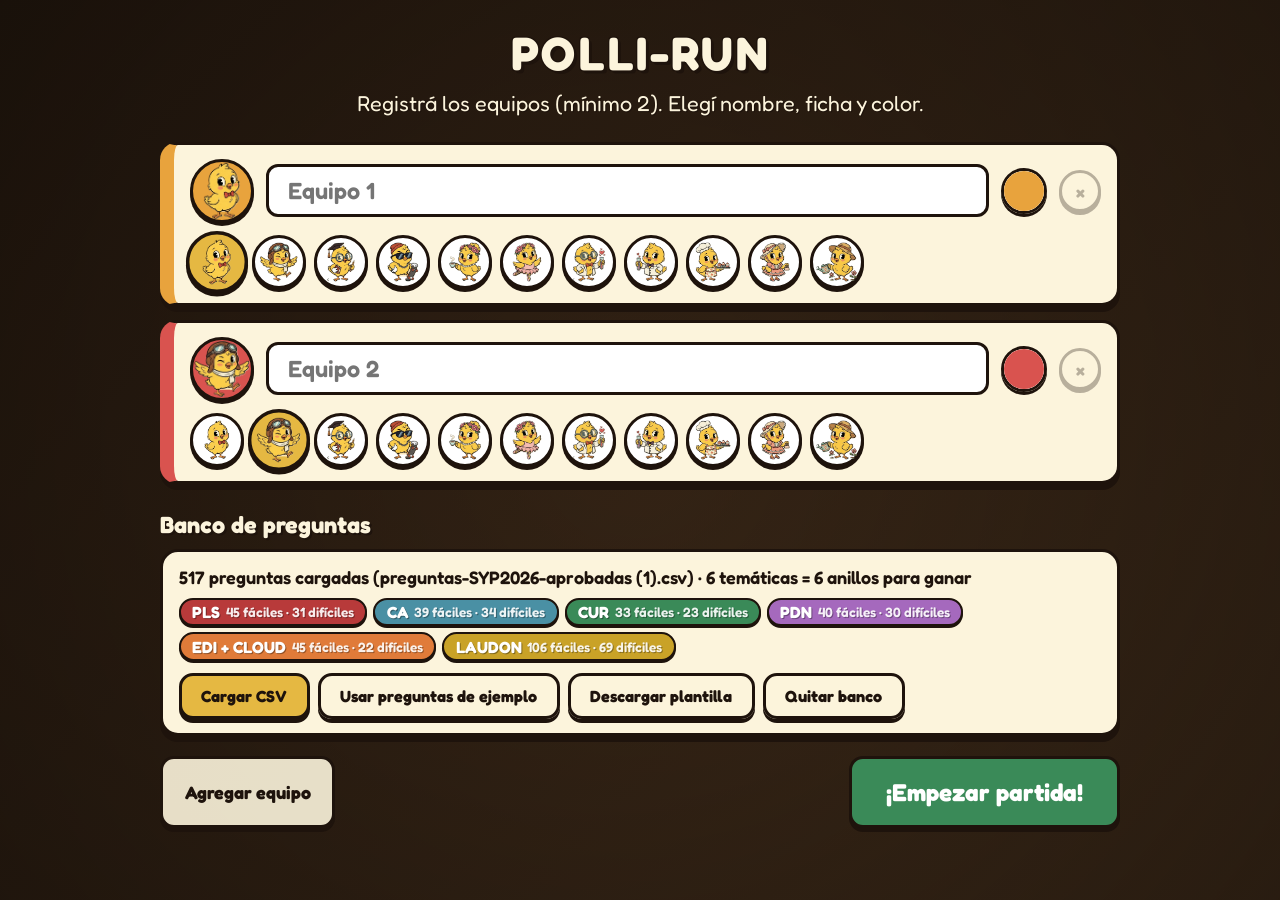
<file: index.html>
<!doctype html>
<html lang="es">
<head>
  <meta charset="utf-8">
  <meta name="viewport" content="width=device-width, initial-scale=1">
  <title>Polli-Run</title>
  <link rel="preconnect" href="https://fonts.googleapis.com">
  <link rel="preconnect" href="https://fonts.gstatic.com" crossorigin>
  <link href="https://fonts.googleapis.com/css2?family=Fredoka:wght@400;600;700&display=swap" rel="stylesheet">
  <link rel="stylesheet" href="css/styles.css?v=3">
</head>
<body>

  <!-- Aviso que se ve solo si el JavaScript no arranca (JS lo oculta al iniciar) -->
  <div id="boot-msg" class="boot-msg">
    <div class="modal-card">
      <h2>Polli-Run</h2>
      <p class="modal-text">Si ves este mensaje, el juego no pudo arrancar.</p>
      <p>Abrí <strong>index.html</strong> con <strong>Chrome o Edge</strong> (doble clic en el archivo),
        desde la carpeta completa del juego: tienen que estar al lado las carpetas
        <code>css</code>, <code>js</code> y <code>assets</code>.</p>
      <p><small>Las vistas previas de archivos (por ejemplo dentro de otras apps) no ejecutan el juego.</small></p>
    </div>
  </div>

  <!-- input de archivo compartido (setup y juego) para cargar el CSV -->
  <input type="file" id="bank-file" accept=".csv,.txt,text/csv" hidden>

  <!-- ============ PANTALLA 1: CONFIGURACIÓN ============ -->
  <section id="screen-setup" class="screen screen-setup" hidden>
    <div class="setup-card">
      <h1 class="logo">Polli-Run</h1>
      <p class="subtitle">Registrá los equipos (mínimo 2). Elegí nombre, ficha y color.</p>

      <div id="team-list" class="team-list"></div>

      <h2 class="section-title">Banco de preguntas</h2>
      <div class="bank-box">
        <p id="bank-status" class="bank-status"></p>
        <div id="bank-themes" class="theme-chips"></div>
        <p id="bank-error" class="bank-error" hidden></p>
        <div class="bank-actions">
          <button id="btn-bank-load" class="btn btn-gold" type="button">Cargar CSV</button>
          <button id="btn-bank-sample" class="btn btn-ghost" type="button">Usar preguntas de ejemplo</button>
          <button id="btn-bank-template" class="btn btn-ghost" type="button">Descargar plantilla</button>
          <button id="btn-bank-clear" class="btn btn-ghost" type="button">Quitar banco</button>
        </div>
      </div>

      <div class="setup-actions">
        <button id="btn-add-team" class="btn btn-ghost" type="button">Agregar equipo</button>
        <button id="btn-start" class="btn btn-primary btn-big" type="button">¡Empezar partida!</button>
      </div>
    </div>
  </section>

  <!-- ============ PANTALLA 2: TABLERO ============ -->
  <section id="screen-game" class="screen screen-game" hidden>
    <header class="topbar">
      <h1 class="logo small">Polli-Run</h1>
      <div class="topbar-actions">
        <button id="btn-game-bank" class="btn btn-ghost" type="button" title="Cargar otro CSV de preguntas">Preguntas</button>
        <button id="btn-undo" class="btn btn-ghost" type="button" title="Deshacer última acción">Deshacer</button>
        <button id="btn-finish" class="btn btn-ghost" type="button" title="Ver el podio con la situación actual">Finalizar juego</button>
        <button id="btn-new" class="btn btn-ghost" type="button">Nueva partida</button>
      </div>
    </header>

    <main class="game-layout">
      <div class="board-wrap">
        <div id="board" class="board">
          <!-- Las casillas se generan por JS. Las fichas viven en esta capa encima -->
          <div id="tokens" class="tokens-layer"></div>
        </div>
      </div>

      <aside class="panel">
        <div id="turn-card" class="turn-card"></div>

        <div id="ring-legend" class="panel-box ring-legend"></div>

        <div class="panel-box">
          <p class="panel-label">Valor del dado físico</p>
          <div id="dice-buttons" class="dice-buttons"></div>
          <button id="btn-move" class="btn btn-primary btn-big btn-block" type="button" disabled>¡Mover!</button>
          <div class="row-actions">
            <button id="btn-ring" class="btn btn-gold" type="button">+1 Anillo</button>
            <button id="btn-skip" class="btn btn-ghost" type="button">Pasar turno</button>
          </div>
          <button id="btn-ask" class="btn btn-ghost btn-block" type="button" style="margin-top:8px" title="Vuelve a sacar una pregunta de la casilla donde está el equipo">Pregunta de esta casilla</button>
          <p class="hint">Atajos: teclas <kbd>1</kbd>–<kbd>6</kbd> y <kbd>Enter</kbd></p>
        </div>

        <div class="panel-box">
          <p class="panel-label">Equipos</p>
          <ol id="score-list" class="score-list"></ol>
        </div>
      </aside>
    </main>
  </section>

  <!-- ============ MODAL: CONTINUAR PARTIDA ============ -->
  <div id="modal-resume" class="modal" hidden>
    <div class="modal-card">
      <h2>Hay una partida guardada</h2>
      <ul id="resume-summary" class="resume-summary"></ul>
      <div class="modal-actions">
        <button id="btn-resume" class="btn btn-primary btn-big" type="button">Continuar partida</button>
        <button id="btn-resume-new" class="btn btn-ghost" type="button">Nueva partida</button>
      </div>
    </div>
  </div>

  <!-- ============ MODAL: PREGUNTA ============ -->
  <div id="modal-question" class="modal" hidden>
    <div id="question-card" class="modal-card question-card">
      <p id="q-meta" class="q-meta"></p>
      <h2 id="q-text" class="q-text"></h2>
      <div id="q-image" class="q-image" hidden></div>
      <ol id="q-options" class="q-options" hidden></ol>
      <div class="q-jokers">
        <button id="btn-joker-remove" class="btn btn-ghost" type="button">Eliminar opciones</button>
        <button id="btn-joker-swap" class="btn btn-ghost" type="button">Cambiar pregunta</button>
      </div>
      <div id="q-judge" class="modal-actions">
        <button id="btn-q-ok" class="btn btn-primary btn-big" type="button">Correcto</button>
        <button id="btn-q-fail" class="btn btn-danger btn-big" type="button">Incorrecto</button>
      </div>
    </div>
  </div>

  <!-- ============ MODAL: PODIO ============ -->
  <div id="modal-podium" class="modal" hidden>
    <div id="podium-confetti" class="confetti"></div>
    <div class="modal-card podium-card">
      <h2 id="podium-title" class="victory-title"></h2>
      <div id="podium" class="podium"></div>
      <ol id="podium-rest" class="podium-rest" hidden></ol>
      <div class="modal-actions">
        <button id="btn-podium-continue" class="btn btn-primary btn-big" type="button">Seguir jugando</button>
        <button id="btn-podium-new" class="btn btn-ghost" type="button">Nueva partida</button>
      </div>
    </div>
  </div>

  <!-- ============ MODAL: ELEGIR (temática, dificultad, anillo a robar) ============ -->
  <div id="modal-pick" class="modal" hidden>
    <div id="pick-card" class="modal-card pick-card">
      <h2 id="pick-title"></h2>
      <p id="pick-sub" class="modal-text"></p>
      <div id="pick-options" class="pick-options"></div>
      <div class="modal-actions">
        <button id="btn-pick-cancel" class="btn btn-ghost" type="button">Cancelar</button>
      </div>
    </div>
  </div>

  <!-- ============ MODAL: VICTORIA ============ -->
  <div id="modal-victory" class="modal modal-victory" hidden>
    <div id="confetti" class="confetti"></div>
    <div class="modal-card victory-card">
      <div id="victory-avatar" class="victory-avatar"></div>
      <h2 id="victory-title" class="victory-title"></h2>
      <p id="victory-text" class="modal-text"></p>
      <div id="victory-rings" class="theme-chips victory-rings"></div>
      <div class="modal-actions">
        <button id="btn-victory-continue" class="btn btn-primary btn-big" type="button">Seguir jugando</button>
        <button id="btn-victory-finish" class="btn btn-ghost" type="button">Finalizar juego</button>
      </div>
    </div>
  </div>

  <div id="toast" class="toast" hidden></div>

  <script src="js/config.js?v=4"></script>
  <script src="js/preguntas-ejemplo.js?v=3"></script>
  <script src="js/preguntas-syp2026.js?v=1"></script>
  <script src="js/app.js?v=7"></script>
</body>
</html>
</file>
<file: css/styles.css>
/* =========================================================
   POLLI-RUN — Estética Retro 1930s (Cuphead / Monopoly)
   Variables principales arriba: cambiá colores acá.
   ========================================================= */
:root {
  --bg-1: #2d1e12;     /* Marrón oscuro clásico de fondo */
  --bg-2: #4a331e;     /* Tono madera/tostado cálido */
  --ink: #1e130c;      /* Tinta oscura para textos */
  --card: #fcf4dc;     /* Fondo pergamino suave para tarjetas */
  --accent: #e5b842;   /* Amarillo dorado retro / fichas */
  --ok: #3a8a58;       /* Verde vintage */
  --danger: #b83a3a;   /* Rojo tiza clásico */
  --radius: 18px;

  /* Colores de las casillas normales (estilo pergamino/tablero antiguo) */
  --cell-c0: #faeed2;
  --cell-c1: #e4efe7;
  --cell-c2: #f4e2d0;
  --cell-c3: #e2eaf4;

  /* Casillas especiales con tonos pasteles envejecidos */
  --cell-forward: #a3d9b1;
  --cell-back: #e8a5a5;
  --cell-prize: #fce883;
  --cell-challenge: #d4c5f9;

  --step-ms: 380ms; /* lo pisa JS con CONFIG.STEP_MS */
}

*, *::before, *::after { box-sizing: border-box; }

/* Aviso de arranque (lo oculta JS) */
.boot-msg { min-height: 100vh; display: grid; place-items: center; padding: 16px; }
.boot-msg code { background: #fff; border: 1px solid var(--ink); border-radius: 4px; padding: 0 4px; }
[hidden] { display: none !important; }

html { font-size: 18px; }
body {
  margin: 0;
  min-height: 100vh;
  font-family: 'Fredoka', 'Segoe UI', system-ui, sans-serif;
  color: var(--ink);
  background:
    radial-gradient(circle, rgba(0,0,0,0.15) 0%, rgba(0,0,0,0.45) 100%),
    linear-gradient(135deg, var(--bg-1), var(--bg-2));
  background-attachment: fixed;
}

/* ---------- Botones estilo caricatura vintage ---------- */
.btn {
  font: inherit;
  font-weight: 700;
  font-size: 1rem;
  border: 3px solid var(--ink);
  border-radius: 14px;
  padding: .6em 1.2em;
  cursor: pointer;
  color: var(--ink);
  background: var(--card);
  box-shadow: 0 4px 0 var(--ink);
  transition: transform .08s, box-shadow .08s, opacity .2s;
  user-select: none;
  display: inline-flex; align-items: center; justify-content: center; gap: .3em;
}
.btn:active:not(:disabled) { transform: translateY(4px); box-shadow: 0 0 0 var(--ink); }
.btn:disabled { opacity: .45; cursor: not-allowed; }
.btn-primary { background: var(--ok); color: #fff; }
.btn-gold { background: var(--accent); }
.btn-danger { background: var(--danger); color: #fff; }
.btn-ghost { background: rgba(252,244,220,.9); }
.btn-big { font-size: 1.35rem; padding: .75em 1.4em; }
.btn-block { width: 100%; }
.btn-icon {
  font: inherit; border: 3px solid var(--ink); background: var(--card); color: var(--ink);
  width: 42px; height: 42px; border-radius: 50%; cursor: pointer; font-weight: 700;
  box-shadow: 0 3px 0 var(--ink);
}
.btn-icon:disabled { opacity: .3; cursor: not-allowed; }

.logo {
  margin: 0;
  font-size: 2.6rem;
  color: var(--card);
  text-transform: uppercase;
  letter-spacing: 0.05em;
  text-shadow: 3px 3px 0 var(--ink), -1px -1px 0 var(--ink), 1px -1px 0 var(--ink), -1px 1px 0 var(--ink);
}
.logo.small { font-size: 1.6rem; }

/* ---------- Avatar genérico ---------- */
.av { display: grid; place-items: center; width: 100%; height: 100%; line-height: 1; }
.av img { width: 100%; height: 100%; object-fit: contain; display: block; }
/* Imágenes de personajes: misma altura para todos, centradas y apoyadas abajo */
.av.is-img { position: relative; }
.av.is-img img {
  position: absolute; left: 50%; bottom: 0;
  height: 100%; width: auto; max-width: none;
  transform: translateX(-50%);
}
/* Sin imagen: inicial del nombre */
.av-initial { font-weight: 700; color: var(--ink); font-size: .55em; }

/* =========================================================
   SETUP
   ========================================================= */
.screen-setup { display: grid; place-items: center; padding: 24px 16px; }
.setup-card {
  width: min(960px, 100%);
  text-align: center;
}
.subtitle { color: var(--card); font-size: 1.2rem; margin: .4em 0 1.2em; text-shadow: 1px 1px 0 var(--ink); }
.section-title { color: var(--card); text-align: left; margin: 26px 0 10px; font-size: 1.3rem; text-shadow: 2px 2px 0 var(--ink); }

.team-list { display: grid; gap: 14px; text-align: left; }
.team-row {
  background: var(--card);
  border-radius: var(--radius);
  padding: 14px 16px;
  border: 3px solid var(--ink);
  border-left: 14px solid var(--team);
  box-shadow: 0 6px 0 var(--ink);
  animation: pop-in .3s ease-out;
}
.team-row-head { display: flex; align-items: center; gap: 12px; }
.avatar-preview {
  flex: 0 0 64px; width: 64px; height: 64px; border-radius: 50%;
  background: var(--team); border: 3px solid var(--ink); box-shadow: 0 3px 0 var(--ink);
  font-size: 40px; overflow: hidden;
}
.team-name {
  flex: 1; min-width: 0;
  font: inherit; font-size: 1.3rem; font-weight: 600;
  padding: .4em .8em; border-radius: 12px; border: 3px solid var(--ink); outline: none;
  background: #fff; color: var(--ink);
}
.team-name:focus { border-color: var(--accent); }
.color-pick {
  width: 46px; height: 46px; border-radius: 50%; overflow: hidden; flex: 0 0 46px;
  border: 3px solid var(--ink); box-shadow: 0 3px 0 var(--ink); cursor: pointer; position: relative;
}
.color-pick input { position: absolute; inset: -10px; width: 200%; height: 200%; border: 0; cursor: pointer; }

.avatar-picker { display: flex; flex-wrap: wrap; gap: 8px; margin-top: 12px; }
.avatar-opt {
  width: 54px; height: 54px; border-radius: 50%; border: 3px solid var(--ink);
  background: #fff; font-size: 32px; cursor: pointer; padding: 4px;
  box-shadow: 0 3px 0 var(--ink);
  transition: transform .15s, background .15s;
}
.avatar-opt:hover { transform: scale(1.1); }
.avatar-opt.selected { background: var(--accent); transform: scale(1.15); }

.setup-actions { display: flex; justify-content: space-between; gap: 12px; margin-top: 20px; flex-wrap: wrap; }

/* ---------- Banco de preguntas (setup) ---------- */
.bank-box {
  background: var(--card);
  border: 3px solid var(--ink);
  border-radius: var(--radius);
  box-shadow: 0 6px 0 var(--ink);
  padding: 14px 16px;
  text-align: left;
}
.bank-status { margin: 0 0 10px; font-weight: 600; }
.bank-status.empty { color: var(--danger); }
.bank-actions { display: flex; flex-wrap: wrap; gap: 8px; margin-top: 12px; }
.bank-actions .btn { font-size: .9rem; }
.bank-error { color: var(--danger); font-weight: 600; margin: 8px 0 0; }

/* Chips de temática */
.theme-chips { display: flex; flex-wrap: wrap; gap: 6px; }
.theme-chip {
  display: inline-flex; align-items: center; gap: .35em;
  background: var(--theme); color: #fff;
  border: 2px solid var(--ink); border-radius: 999px;
  padding: .15em .7em; font-weight: 700; font-size: .9rem;
  box-shadow: 0 2px 0 var(--ink);
  text-shadow: 1px 1px 0 rgba(0,0,0,.35);
  white-space: nowrap;
}
.theme-chip small { opacity: .9; font-weight: 600; }

/* =========================================================
   JUEGO
   ========================================================= */
.screen-game { height: 100vh; display: grid; grid-template-rows: auto 1fr; }
.topbar { display: flex; justify-content: space-between; align-items: center; padding: 10px 16px 0; gap: 10px; }
.topbar-actions { display: flex; gap: 8px; }
.topbar-actions .btn { font-size: .9rem; padding: .5em .9em; }

.game-layout {
  display: grid;
  grid-template-columns: 1fr 340px;
  gap: 16px;
  padding: 12px 16px 16px;
  min-height: 0;
}

/* ---------- Tablero ----------
   El fondo ocupa todo el tablero. Las casillas se ubican en la
   "zona libre" definida por CONFIG.BOARD_AREA (JS pone --area-*).
   El padding vertical en % se calcula sobre el ANCHO, por eso se
   divide por --ratio (ancho/alto de la imagen). */
.board-wrap { display: grid; place-items: center; min-width: 0; min-height: 0; }
.board {
  --cols: 8; --rows: 5;
  --ratio: 1.6;
  --area-t: 2; --area-r: 1.5; --area-b: 2; --area-l: 1.5;
  position: relative;
  display: grid;
  grid-template-columns: repeat(var(--cols), 1fr);
  grid-template-rows: repeat(var(--rows), 1fr);
  gap: 6px;
  padding:
    calc(1% * var(--area-t) / var(--ratio))
    calc(1% * var(--area-r))
    calc(1% * var(--area-b) / var(--ratio))
    calc(1% * var(--area-l));
  aspect-ratio: var(--ratio);
  width: min(100%, calc((100vh - 110px) * var(--ratio)));
  background-color: rgba(252,244,220,.25);
  background-size: 100% 100%;
  background-position: center;
  border-radius: 24px;
  border: 4px solid var(--ink);
  box-shadow: 0 10px 0 var(--ink), 0 14px 40px rgba(0,0,0,.4);
}

.cell {
  position: relative;
  border-radius: 12px;
  border: 2px solid var(--ink);
  display: flex; flex-direction: column; align-items: center; justify-content: center;
  font-weight: 700;
  font-size: calc(var(--cell, 70px) * .32);
  box-shadow: 0 3px 0 var(--ink);
  user-select: none;
  overflow: hidden;
}
.cell-c0 { background: var(--cell-c0); }
.cell-c1 { background: var(--cell-c1); }
.cell-c2 { background: var(--cell-c2); }
.cell-c3 { background: var(--cell-c3); }
.cell-forward   { background: var(--cell-forward); }
.cell-back      { background: var(--cell-back); }
.cell-prize     { background: var(--cell-prize); }
.cell-challenge { background: var(--cell-challenge); }
/* ---------- Casillas por temática (pista circular) ---------- */
.cell-theme {
  background:
    radial-gradient(circle at 50% 38%, color-mix(in srgb, var(--theme) 25%, var(--card)) 0 30%, transparent 31%),
    color-mix(in srgb, var(--theme) 70%, var(--card));
}
.cell-ring {
  width: 58%; height: calc(var(--cell-min, 70px) * .26);
  margin-bottom: calc(var(--cell-min, 70px) * .08);
  border-radius: 50%;
  background: var(--theme); border: 2px solid var(--ink);
  box-shadow: 0 calc(var(--cell-min, 70px) * .05) 0 var(--ink),
              inset 0 0 0 calc(var(--cell-min, 70px) * .06) color-mix(in srgb, var(--theme) 45%, white);
}
.cell-theme .cell-label {
  font-size: min(calc(var(--cell-min, 70px) * .18), calc(var(--cell, 70px) * .14));
  letter-spacing: 0;
  color: #fff;
  text-shadow: 1px 1px 0 var(--ink), -1px -1px 0 var(--ink), 1px -1px 0 var(--ink), -1px 1px 0 var(--ink);
  max-width: 100%; padding: 0 3px; overflow: hidden; text-overflow: ellipsis; white-space: nowrap;
}
/* ---------- Corral (cárcel) ----------
   Arriba la foto (CONFIG.JAIL_IMAGE); si no existe, se ve el corral dibujado. */
.cell-jail {
  justify-content: flex-end;
  background:
    var(--jail-img, none) center / cover no-repeat,
    url("data:image/svg+xml,%3Csvg xmlns='http://www.w3.org/2000/svg' viewBox='0 0 100 100' preserveAspectRatio='none'%3E%3Crect width='100' height='100' fill='%23bfe3f2'/%3E%3Cpath d='M0 58 Q30 50 55 56 T100 54 V100 H0Z' fill='%237cb342'/%3E%3Cellipse cx='50' cy='86' rx='38' ry='9' fill='%23b9874f'/%3E%3Cg fill='%238d5a2b' stroke='%233b2412' stroke-width='2'%3E%3Crect x='3' y='38' width='94' height='8' rx='2'/%3E%3Crect x='3' y='58' width='94' height='8' rx='2'/%3E%3Cpath d='M10 30 l5 -6 l5 6 V84 H10Z'/%3E%3Cpath d='M35 30 l5 -6 l5 6 V84 H35Z'/%3E%3Cpath d='M60 30 l5 -6 l5 6 V84 H60Z'/%3E%3Cpath d='M85 30 l5 -6 l5 6 V84 H85Z'/%3E%3C/g%3E%3C/svg%3E") center / cover no-repeat,
    #c8a26b;
}
.cell-jail .cell-label {
  font-size: calc(var(--cell-min, 70px) * .16);
  background: var(--card); color: var(--ink);
  padding: 0 6px; border-radius: 999px; border: 1px solid var(--ink);
  margin-bottom: 4%;
}
.cell-start .cell-label { font-size: calc(var(--cell-min, 70px) * .16); line-height: 1.1; }
.cell-start .cell-sub { font-size: calc(var(--cell-min, 70px) * .12); font-weight: 600; margin-top: 4px; }

/* Etiquetas en la lista de equipos */
.winner-tag, .jail-tag {
  font-size: .7rem; background: var(--accent); border: 2px solid var(--ink);
  border-radius: 999px; padding: 0 .5em; vertical-align: middle;
}
.jail-tag { background: #b9874f; color: #fff; }
.joker-badge {
  display: inline-block; font-size: .68rem; font-weight: 700;
  border: 2px solid var(--ink); border-radius: 6px; padding: 0 .4em; margin-left: 3px;
  background: var(--accent); color: var(--ink); opacity: 1; vertical-align: 1px;
}
.joker-badge.used { background: transparent; opacity: .45; text-decoration: line-through; }

/* Leyenda de anillos a juntar (panel) */
.ring-legend .theme-chips { gap: 5px; }
.ring-legend .theme-chip { font-size: .8rem; }

/* Anillos que faltan (panel / victoria) */
.theme-chip.missing { background: #d8d0bc; color: #8a7f6a; text-shadow: none; opacity: .65; }
.theme-chip.has-easy { opacity: 1; border-color: var(--theme); }
.pips { display: inline-flex; gap: 2px; }
.pips i {
  width: .55em; height: .55em; border-radius: 50%;
  border: 1px solid var(--ink); background: #fff;
}
.pips i.on { background: var(--theme); }
.pick-options .btn.owned { opacity: .55; }
.q-team em { font-weight: 400; opacity: .7; }

.cell-num { line-height: 1; opacity: .85; }
.cell-special .cell-num {
  position: absolute; top: 4px; left: 7px;
  font-size: calc(var(--cell, 70px) * .17);
}
.cell-icon { font-size: calc(var(--cell, 70px) * .38); line-height: 1; }
.cell-label {
  font-size: calc(var(--cell, 70px) * .13);
  font-weight: 600;
  margin-top: 2px;
  text-transform: uppercase;
  letter-spacing: .02em;
  text-align: center;
  line-height: 1.05;
}

.cell-start { background: #52b788; color: #fff; }
.cell-goal {
  background: repeating-conic-gradient(#1e130c 0 25%, #fcf4dc 0 50%) 0 0 / calc(var(--cell, 70px) * .25) calc(var(--cell, 70px) * .25);
}
.cell-goal .cell-label, .cell-start .cell-label {
  background: var(--card); color: var(--ink); padding: 1px 8px; border-radius: 999px; border: 1px solid var(--ink);
}
.cell-goal .cell-num { background: var(--card); border-radius: 50%; padding: 3px; border: 1px solid var(--ink); }

/* Efectos sobre casillas */
.cell-land { animation: cell-land .45s ease-out; }
@keyframes cell-land {
  0% { transform: scale(1); }
  40% { transform: scale(.9); }
  100% { transform: scale(1); }
}
.cell-trigger { animation: cell-trigger 1.2s ease-out; z-index: 1; }
@keyframes cell-trigger {
  0%, 100% { box-shadow: 0 3px 0 var(--ink), 0 0 0 0 rgba(229,184,66,.9); }
  30% { box-shadow: 0 3px 0 var(--ink), 0 0 0 8px rgba(229,184,66,.9); transform: scale(1.08); }
}

/* =========================================================
   FICHAS + ANILLOS APILADOS
   ========================================================= */
.tokens-layer { position: absolute; inset: 0; pointer-events: none; z-index: 5; }

.token {
   --tok: calc(var(--cell, 70px) * .62);
   --gap: calc(var(--tok) * .2);
   --ring-h: calc(var(--tok) * .36);
   --thick: calc(var(--tok) * .1);
   --vis: 0;
   --has: 0;
   position: absolute; left: 0; top: 0; width: 0; height: 0;
   transition: transform var(--step-ms) cubic-bezier(.45,.05,.35,1);
   will-change: transform;
}
.token.no-anim { transition: none; }

.token-body {
  position: absolute;
  left: calc(var(--tok) / -2);
  bottom: 0;
  width: var(--tok);
  height: calc(var(--tok) * 3);
  transform-origin: 50% 100%;
}
.token-body.hop { animation: hop var(--step-ms) ease-out; }
@keyframes hop {
  0%   { transform: translateY(0) scale(1, 1); }
  15%  { transform: translateY(0) scale(1.12, .88); }
  50%  { transform: translateY(calc(var(--tok) * -.6)) scale(.94, 1.08); }
  85%  { transform: translateY(0) scale(1.1, .9); }
  100% { transform: translateY(0) scale(1, 1); }
}

.token-shadow {
  position: absolute; left: 10%; bottom: calc(var(--tok) * -.1);
  width: 80%; height: calc(var(--tok) * .26);
  border-radius: 50%; background: rgba(0,0,0,.4); filter: blur(2px);
}

/* --- Anillos estilo caricatura (color = temática) --- */
.rings { position: absolute; inset: 0; }
.ring {
  --rc: var(--accent);
  position: absolute; left: 0;
  width: 100%; height: var(--ring-h);
  bottom: calc(var(--i) * var(--gap) + var(--thick));
  border-radius: 50%;
  background: radial-gradient(ellipse at 50% 35%, color-mix(in srgb, var(--rc) 45%, white) 0 25%, var(--rc) 70%);
  border: 2px solid var(--ink);
  /* canto del anillo del mismo color (más oscuro) para que se vea en la pila */
  box-shadow: 0 var(--thick) 0 color-mix(in srgb, var(--rc) 70%, black),
              0 calc(var(--thick) + 2px) 0 var(--ink);
}
.ring::after {
  content: '';
  position: absolute; inset: 26% 30%;
  border-radius: 50%;
  background: color-mix(in srgb, var(--rc) 45%, black);
  box-shadow: inset 0 2px 3px rgba(0,0,0,.5);
}
.ring.ring-img {
  background: center / contain no-repeat;
  border: 0; box-shadow: none;
}
.ring.ring-img::after { display: none; }

.ring-new { animation: ring-drop .65s cubic-bezier(.3,1.5,.5,1) both; }
@keyframes ring-drop {
  0%   { transform: translateY(calc(var(--tok) * -2.4)) scale(1.25); opacity: 0; }
  50%  { opacity: 1; }
  100% { transform: none; opacity: 1; }
}

/* --- Avatar del token --- */
.token-avatar {
  position: absolute; left: 0;
  width: 100%; height: var(--tok);
  bottom: calc(var(--vis) * var(--gap) + var(--has) * var(--tok) * .16);
  transition: bottom .5s cubic-bezier(.3,1.6,.5,1);
  font-size: calc(var(--tok) * .68);
  border-radius: 50%;
  background: radial-gradient(circle at 35% 30%, color-mix(in srgb, var(--team) 40%, white), var(--team) 70%);
  border: 3px solid var(--ink);
  box-shadow: 0 4px 0 var(--ink);
}
.token-avatar:has(.is-img) {
  /* personajes con imagen: un poco más grandes y altos que el círculo */
  left: -20%; width: 140%; height: calc(var(--tok) * 1.45);
  background: none; border: 0; box-shadow: none;
  filter: drop-shadow(2px 2px 0 var(--ink)) drop-shadow(0 4px 4px rgba(0,0,0,.4));
  font-size: 0;
}

.token.is-turn .token-avatar { animation: turn-pulse 1.3s ease-in-out infinite; }
.token.in-jail .token-avatar { filter: grayscale(.85) drop-shadow(2px 2px 0 var(--ink)); }
@keyframes turn-pulse {
  0%, 100% { outline: 0 solid transparent; outline-offset: 2px; }
  50% { outline: 4px solid var(--accent); outline-offset: 3px; }
}

/* =========================================================
   PANEL LATERAL
   ========================================================= */
.panel { display: flex; flex-direction: column; gap: 14px; overflow: auto; min-height: 0; padding-bottom: 8px; }
.panel-box {
  background: var(--card);
  border-radius: var(--radius);
  padding: 14px;
  border: 3px solid var(--ink);
  box-shadow: 0 6px 0 var(--ink);
}
.panel-label { margin: 0 0 8px; font-weight: 700; font-size: .85rem; text-transform: uppercase; letter-spacing: .06em; opacity: .7; }
.hint { margin: 10px 0 0; font-size: .75rem; opacity: .7; text-align: center; }
kbd { background: var(--card); border: 2px solid var(--ink); border-radius: 4px; padding: 0 5px; font-family: inherit; box-shadow: 0 2px 0 var(--ink); }

.turn-card {
  --team: #888;
  display: flex; align-items: center; gap: 14px;
  background: var(--team); color: var(--ink);
  border-radius: var(--radius); padding: 14px 16px;
  border: 3px solid var(--ink);
  box-shadow: 0 6px 0 var(--ink);
  transition: background .4s;
}
.turn-card.changed { animation: pop-in .4s ease-out; }
.turn-avatar {
  flex: 0 0 84px; width: 84px; height: 84px; border-radius: 50%;
  background: rgba(255,255,255,.5); border: 3px solid var(--ink); box-shadow: 0 3px 0 var(--ink); font-size: 54px; overflow: hidden;
}
.turn-label { font-size: .85rem; text-transform: uppercase; letter-spacing: .08em; font-weight: 700; opacity: .9; }
.turn-name { font-size: 1.9rem; font-weight: 700; line-height: 1.1; text-shadow: 1px 1px 0 rgba(255,255,255,.5); word-break: break-word; }
.turn-meta { font-size: .95rem; font-weight: 600; opacity: .95; }

.dice-buttons { display: grid; grid-template-columns: repeat(3, 1fr); gap: 8px; margin-bottom: 10px; }
.dice-btn {
  font: inherit; font-weight: 700; font-size: 2rem;
  height: 64px; border-radius: 14px; border: 3px solid var(--ink);
  background: #fff; color: var(--ink); cursor: pointer;
  box-shadow: 0 4px 0 var(--ink);
  transition: transform .1s, background .15s;
}
.dice-btn:hover:not(:disabled) { transform: scale(1.05); }
.dice-btn.selected { background: var(--accent); transform: scale(1.08); }
.dice-btn:disabled { opacity: .4; cursor: not-allowed; }

.row-actions { display: grid; grid-template-columns: 1fr 1fr; gap: 8px; margin-top: 10px; }
.row-actions .btn { font-size: .9rem; padding: .6em .4em; }

.score-list { list-style: none; margin: 0; padding: 0; display: grid; gap: 8px; }
.score-item {
  display: grid;
  grid-template-columns: 40px 1fr auto auto;
  align-items: center; gap: 6px 10px;
  padding: 8px 10px; border-radius: 12px;
  background: #fff; border: 2px solid var(--ink);
  border-left: 10px solid var(--team);
  box-shadow: 0 3px 0 var(--ink);
}
.score-item.current { background: color-mix(in srgb, var(--team) 20%, white); }
.score-avatar { width: 40px; height: 40px; font-size: 28px; }
.score-info { min-width: 0; }
.score-name { font-weight: 700; white-space: nowrap; overflow: hidden; text-overflow: ellipsis; }
.score-pos { font-size: .8rem; opacity: .7; }
.score-item .btn-icon { width: 32px; height: 32px; font-size: .9rem; box-shadow: 0 2px 0 var(--ink); }
.score-rings { grid-column: 1 / -1; display: flex; flex-wrap: wrap; gap: 4px; }
.score-rings:empty { display: none; }
.score-rings .theme-chip { font-size: .75rem; padding: .05em .55em; }

/* =========================================================
   MODALES / TOAST / CONFETI
   ========================================================= */
.modal {
  position: fixed; inset: 0; z-index: 100;
  display: grid; place-items: center; padding: 16px;
  background: rgba(15, 8, 4, .7);
  backdrop-filter: blur(4px);
  overflow: auto;
}
.modal-card {
  position: relative; z-index: 1;
  background: var(--card); border-radius: 24px;
  border: 4px solid var(--ink);
  padding: 28px; width: min(560px, 100%);
  text-align: center;
  box-shadow: 0 8px 0 var(--ink), 0 20px 60px rgba(0,0,0,.5);
  animation: pop-in .35s cubic-bezier(.3,1.5,.5,1);
}
.modal-card h2 { margin: .2em 0 .4em; font-size: 2rem; text-shadow: 1px 1px 0 rgba(255,255,255,.5); }
.modal-emoji { font-size: 64px; }
.modal-text { font-size: 1.3rem; }
.modal-actions { display: flex; gap: 10px; justify-content: center; flex-wrap: wrap; margin-top: 16px; }

.resume-summary { list-style: none; padding: 0; margin: 0; display: grid; gap: 6px; text-align: left; }
.resume-summary li { display: flex; align-items: center; gap: 10px; padding: 6px 10px; border-radius: 12px; background: #fff; border: 2px solid var(--ink); border-left: 8px solid var(--team); }
.resume-summary .av { width: 32px; height: 32px; font-size: 24px; }

/* ---------- Modal de pregunta (pensado para proyectar) ---------- */
.question-card {
  width: min(900px, 100%);
  border-top: 16px solid var(--theme, var(--ink));
}
.question-card { padding: 40px 32px 32px; }
.q-meta {
  margin: 0; font-weight: 700; font-size: .9rem; text-transform: uppercase; letter-spacing: .08em;
  color: color-mix(in srgb, var(--theme, var(--ink)) 70%, black);
}
.q-text {
  font-size: var(--q-size, clamp(1.8rem, 3.6vw, 3rem)) !important;
  line-height: 1.2;
  white-space: pre-line;
  margin: .3em 0 .6em !important;
}
.q-image { margin: 0 0 16px; font-weight: 700; color: var(--danger); }
.q-image img { display: block; margin: 0 auto; max-width: 100%; max-height: var(--q-img-max, 42vh); border: 3px solid var(--ink); border-radius: 14px; }
.q-options {
  list-style: none; margin: 0 0 14px; padding: 0;
  display: grid; grid-template-columns: repeat(2, 1fr); gap: 10px;
  text-align: left;
}
@media (max-width: 560px) { .q-options { grid-template-columns: 1fr; } }
.q-options li {
  display: flex; align-items: center; gap: .6em;
  font-size: calc(clamp(1.1rem, 2vw, 1.6rem) * var(--q-opt-scale, 1)); font-weight: 600;
  background: #fff; border: 3px solid var(--ink); border-radius: 14px;
  padding: .4em .7em; box-shadow: 0 3px 0 var(--ink);
  transition: opacity .3s;
}
.q-options b {
  flex: 0 0 auto; display: grid; place-items: center;
  width: 1.6em; height: 1.6em; border-radius: 50%;
  background: var(--theme, var(--accent)); color: #fff; border: 2px solid var(--ink);
  font-size: .8em;
}
.q-options li.removed { opacity: .2; text-decoration: line-through; }
/* Opciones clickeables: el li queda como contenedor y el botón ocupa todo */
.q-options li:has(.q-opt) { padding: 0; background: none; border: 0; box-shadow: none; }
.q-opt {
  display: flex; align-items: center; gap: .6em; width: 100%; height: 100%;
  font: inherit; color: inherit; text-align: left; cursor: pointer;
  background: #fff; border: 3px solid var(--ink); border-radius: 14px;
  padding: .4em .7em; box-shadow: 0 3px 0 var(--ink);
  transition: transform .1s, box-shadow .1s, background .2s;
}
.q-opt:not(:disabled):hover { transform: translateY(-2px); box-shadow: 0 5px 0 var(--ink); }
.q-opt:not(:disabled):active { transform: translateY(2px); box-shadow: 0 1px 0 var(--ink); }
.q-opt:disabled { cursor: default; }
.q-opt.right { background: var(--ok); color: #fff; }
.q-opt.wrong { background: var(--danger); color: #fff; }
.q-jokers { display: flex; gap: 8px; justify-content: center; flex-wrap: wrap; }
.q-jokers .btn { font-size: .85rem; padding: .4em .9em; }

/* ---------- Ventana de elección (temática, dificultad, robo) ---------- */
.pick-card { border-top: 12px solid var(--theme, var(--ink)); }
.pick-options { display: grid; grid-template-columns: repeat(auto-fit, minmax(150px, 1fr)); gap: 10px; margin-top: 10px; }
.pick-options .btn {
  flex-direction: column; gap: 0; line-height: 1.15;
  background: var(--theme); color: #fff; text-shadow: 1px 1px 0 rgba(0,0,0,.4);
}
.pick-options .btn small { font-size: .7em; font-weight: 600; opacity: .95; }
.modal-text small { font-size: .8em; opacity: .85; }

.victory-avatar {
  width: 150px; height: 150px; margin: 0 auto;
  font-size: 110px;
  animation: victory-bounce 1s ease-in-out infinite;
}
.victory-title { font-size: 2.6rem !important; color: var(--team, var(--ink)); }
.victory-rings { justify-content: center; margin-top: 8px; }
@keyframes victory-bounce {
  0%, 100% { transform: translateY(0) rotate(-6deg); }
  50% { transform: translateY(-24px) rotate(6deg); }
}

/* ---------- Podio ---------- */
.podium-card { width: min(720px, 100%); }
.podium { display: flex; justify-content: center; align-items: flex-end; gap: 10px; margin-top: 8px; }
.podium-col { flex: 1 1 0; min-width: 0; max-width: 200px; display: flex; flex-direction: column; align-items: center; }
.podium-avatar {
  width: min(110px, 22vw); aspect-ratio: 1; padding: 6px;
  border-radius: 50%; background: var(--team); border: 4px solid var(--ink);
}
.podium-name { font-weight: 700; font-size: 1.2rem; line-height: 1.15; margin-top: 6px; overflow-wrap: anywhere; }
.podium-rings { font-size: .9rem; margin-bottom: 6px; }
.podium-step {
  width: 100%; display: grid; place-items: center;
  background: var(--team); color: #fff; text-shadow: 2px 2px 0 var(--ink);
  font-size: 2.6rem; font-weight: 700;
  border: 4px solid var(--ink); border-bottom: 0; border-radius: 12px 12px 0 0;
  transform-origin: bottom;
  animation: podium-rise .6s cubic-bezier(.3,1.3,.5,1) both;
}
.podium-step.place-1 { height: 150px; }
.podium-step.place-2 { height: 105px; }
.podium-step.place-3 { height: 70px; }
.podium-rest { list-style: none; margin: 14px 0 0; padding: 0; display: grid; gap: 6px; text-align: left; }
.podium-rest li {
  display: flex; align-items: center; gap: .6em;
  background: #fff; border: 3px solid var(--ink); border-left: 10px solid var(--team);
  border-radius: 12px; padding: .25em .7em;
}
.podium-rest .av { width: 34px; height: 34px; flex: 0 0 auto; }
.podium-rest span:last-child { margin-left: auto; font-size: .9rem; white-space: nowrap; }
@keyframes podium-rise { from { transform: scaleY(0); } }

.confetti { position: fixed; inset: 0; pointer-events: none; overflow: hidden; }
.confetti i {
  position: absolute; top: -24px;
  width: 12px; height: 18px; border-radius: 3px; border: 1px solid var(--ink);
  animation: confetti-fall linear forwards;
}
@keyframes confetti-fall {
  to { transform: translate(var(--dx), 110vh) rotate(var(--rot)); }
}

.toast {
  position: fixed; top: 18px; left: 50%; z-index: 200;
  transform: translateX(-50%);
  background: var(--card); color: var(--ink);
  font-size: 1.5rem; font-weight: 700;
  padding: .6em 1.3em; border-radius: 999px;
  border: 3px solid var(--ink);
  box-shadow: 0 6px 0 var(--ink), 0 10px 30px rgba(0,0,0,.4);
  animation: toast-in .35s cubic-bezier(.3,1.5,.5,1);
  text-align: center; max-width: calc(100% - 32px);
}

/* ---------- Escenas a pantalla completa (corral, anillo) ---------- */
.scene {
  position: fixed; inset: 0; z-index: 150; overflow: hidden;
  display: grid; place-content: center; justify-items: center; gap: 22px;
  padding: 16px; cursor: pointer;
  background: rgba(15, 8, 4, .78);
  backdrop-filter: blur(4px);
  animation: scene-fade .25s ease-out;
}
.scene.leaving { opacity: 0; transition: opacity .35s; }
.scene-stage { position: relative; width: min(280px, 70vw); aspect-ratio: 14 / 15; }
.scene-avatar {
  position: absolute; inset: 8% 10% 4%;
  border-radius: 50%; background: var(--team, var(--accent));
  border: 5px solid var(--ink); box-shadow: 0 8px 0 var(--ink);
  padding: 8%;
  transition: filter .5s;
}
.scene-sign {
  position: relative;
  background: var(--card); color: var(--ink); text-align: center;
  border: 4px solid var(--ink); border-radius: 18px;
  box-shadow: 0 8px 0 var(--ink);
  padding: .5em 1.4em; max-width: 100%;
  animation: scene-stamp .4s cubic-bezier(.3,1.6,.5,1) 1.3s both;
}
.scene-sign strong {
  display: block; font-size: clamp(2rem, 6vw, 3.2rem); line-height: 1.1;
  text-shadow: 2px 2px 0 rgba(0,0,0,.15);
}
.scene-sign span { font-size: clamp(1.1rem, 3vw, 1.5rem); font-weight: 700; }
@keyframes scene-fade { from { opacity: 0; } }
@keyframes scene-stamp { from { transform: scale(2.4) rotate(-12deg); opacity: 0; } to { transform: rotate(-3deg); } }
@keyframes scene-hop { to { transform: translateY(-6%) rotate(4deg); } }
@media (prefers-reduced-motion: reduce) {
  .scene *, .scene.slammed *, .scene.landed * { animation: none !important; }
}

/* Corral: caen las rejas sobre el pollito */
.jail-scene .scene-sign strong { color: var(--danger); }
.jail-avatar { animation: scene-hop .5s ease-in-out infinite alternate; }
.jail-scene.slammed .scene-stage { animation: jail-shake .4s; }
.jail-scene.slammed .jail-avatar {
  animation: jail-shiver .12s linear infinite;
  filter: grayscale(.7) brightness(.85);
}
.jail-gate { position: absolute; inset: 0; display: flex; justify-content: space-evenly; }
.jail-bar, .jail-cross {
  background: linear-gradient(90deg, #4b4f55, #c9ced4 40%, #7c828a 70%, #3c4046);
  border: 3px solid var(--ink);
}
.jail-bar {
  width: 9%; height: 100%; border-radius: 8px;
  box-shadow: 4px 0 0 rgba(0,0,0,.35);
  animation: jail-drop .45s cubic-bezier(.5,0,.75,0) calc(.3s + var(--i) * 70ms) both,
             jail-bounce .3s ease-out calc(.75s + var(--i) * 70ms);
}
.jail-cross {
  position: absolute; left: -4%; right: -4%; height: 9%; border-radius: 8px;
  background: linear-gradient(180deg, #4b4f55, #c9ced4 40%, #7c828a 70%, #3c4046);
  box-shadow: 0 5px 0 rgba(0,0,0,.35);
  animation: jail-drop .4s cubic-bezier(.5,0,.75,0) .95s both;
}
.jail-cross.top { top: 6%; }
.jail-cross.bottom { bottom: 6%; animation-delay: 1.02s; }
@keyframes jail-drop { from { transform: translateY(-110vh); } }
@keyframes jail-bounce { 40% { transform: translateY(-7%); } }
@keyframes jail-shiver { 50% { transform: translateX(2px) rotate(-2deg); } }
@keyframes jail-shake {
  20% { transform: translate(-8px, 6px); } 40% { transform: translate(7px, -4px); }
  60% { transform: translate(-5px, 3px); } 80% { transform: translate(3px, -2px); }
}

/* Anillo: cae girando y se le encastra al pollito como un aro */
.ring-scene { --rc: var(--accent); }
.ring-scene .scene-sign strong { color: color-mix(in srgb, var(--rc) 80%, black); }
.ring-rays {
  position: absolute; left: 50%; top: 50%;
  width: 180vmax; aspect-ratio: 1; margin: -90vmax 0 0 -90vmax;
  background: repeating-conic-gradient(color-mix(in srgb, var(--rc) 40%, transparent) 0 10deg, transparent 10deg 20deg);
  -webkit-mask: radial-gradient(circle, #000 0 8%, transparent 32%);
          mask: radial-gradient(circle, #000 0 8%, transparent 32%);
  opacity: 0;
  animation: rays-in .6s ease-out .9s forwards, rays-spin 14s linear infinite;
}
/* El aro se dibuja dos veces: la mitad de atrás pasa detrás del pollito
   y la de adelante por delante */
.prize-ring {
  position: absolute; left: -10%; right: -10%; top: 44%; height: 28%;
  border-radius: 50%;
  /* agujero transparente al medio: se ve el pollito a través del aro */
  background: radial-gradient(closest-side, transparent 0 64%, var(--ink) 64% 70%,
              color-mix(in srgb, var(--rc) 45%, white) 70% 80%, var(--rc) 92%);
  border: 4px solid var(--ink);
  box-shadow: 0 10px 0 color-mix(in srgb, var(--rc) 70%, black), 0 14px 0 var(--ink);
  animation: ring-fall .75s cubic-bezier(.45,0,.8,.4) .25s both,
             ring-settle .6s ease-out 1s;
}
.prize-ring.back { clip-path: inset(-50% 0 50% 0); }
.prize-ring.front { clip-path: inset(50% 0 -50% 0); }
.prize-ring.ring-img {
  background: center / contain no-repeat; border: 0; box-shadow: none;
}
.ring-sparks { position: absolute; left: 50%; top: 58%; }
.ring-sparks i {
  position: absolute; left: -7px; top: -7px; width: 14px; height: 14px;
  background: #ffe27a; border: 2px solid var(--ink);
  clip-path: polygon(50% 0, 62% 38%, 100% 50%, 62% 62%, 50% 100%, 38% 62%, 0 50%, 38% 38%);
  opacity: 0;
}
.ring-scene.landed .ring-sparks i { animation: spark .8s ease-out forwards; }
@keyframes ring-fall {
  from { transform: translateY(-150vh) rotate(-30deg) scale(1.3); }
  70% { transform: translateY(-10%) rotate(12deg); }
}
@keyframes ring-settle {
  25% { transform: translateY(8%) rotate(-6deg); }
  50% { transform: translateY(-4%) rotate(4deg); }
  75% { transform: rotate(-2deg); }
}
@keyframes rays-in { from { opacity: 0; transform: scale(.4); } to { opacity: 1; } }
@keyframes rays-spin { to { rotate: 360deg; } }
@keyframes spark {
  0% { opacity: 1; transform: rotate(var(--a)) translateY(0) scale(.4); }
  100% { opacity: 0; transform: rotate(var(--a)) translateY(min(-170px, -40vw)) scale(1.3); }
}

@keyframes toast-in { from { transform: translate(-50%, -30px) scale(.8); opacity: 0; } }
@keyframes pop-in { from { transform: scale(.85); opacity: 0; } }

/* =========================================================
   RESPONSIVE
   ========================================================= */
@media (max-width: 1000px) {
  .screen-game { height: auto; min-height: 100vh; }
  .game-layout { grid-template-columns: 1fr; }
  .board { width: 100%; gap: 4px; }
  .panel { overflow: visible; }
}
@media (max-width: 560px) {
  .logo { font-size: 1.9rem; }
  .logo.small { font-size: 1.2rem; }
  .topbar-actions .btn { font-size: .8rem; }
  .board { gap: 2px; border-radius: 16px; border-width: 3px; }
  .cell { border-radius: 6px; border-width: 1px; }
  .cell-label { display: none; }
}
</file>
